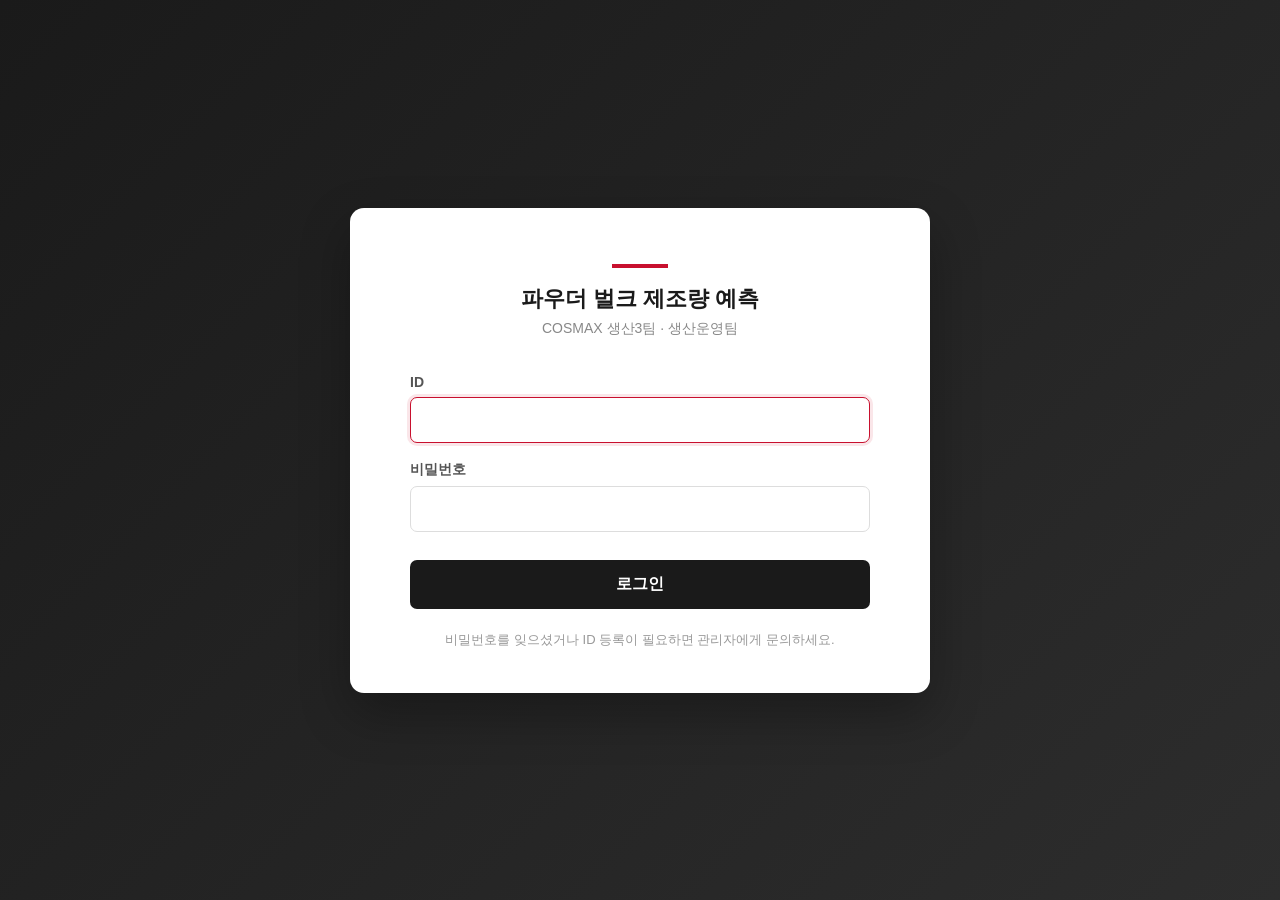
<file: login.html>
<!DOCTYPE html>
<html lang="ko">
<head>
  <meta charset="UTF-8">
  <title>로그인 — 파우더 벌크 제조량 예측 프로그램</title>
  <style>
    * { box-sizing: border-box; margin: 0; padding: 0; }
    body {
      font-family: 'Malgun Gothic', sans-serif;
      background: linear-gradient(135deg, #1a1a1a 0%, #2d2d2d 100%);
      min-height: 100vh;
      display: flex;
      align-items: center;
      justify-content: center;
      color: #222;
    }
    .login-card {
      background: #fff;
      padding: 56px 60px 44px;
      border-radius: 14px;
      box-shadow: 0 20px 50px rgba(0,0,0,0.3);
      width: 580px;
    }
    .brand {
      text-align: center;
      margin-bottom: 36px;
    }
    .brand .line { width: 56px; height: 4px; background: #c8102e; margin: 0 auto 16px; }
    .brand h1 { font-size: 22px; font-weight: 800; color: #1a1a1a; margin-bottom: 6px; }
    .brand .sub { font-size: 14px; color: #888; }

    .form-group { margin-bottom: 18px; }
    .form-group label {
      display: block; font-size: 14px; font-weight: 600;
      color: #555; margin-bottom: 7px;
    }
    .form-group input {
      width: 100%; padding: 13px 15px;
      border: 1px solid #ddd; border-radius: 7px;
      font-size: 16px;
      font-family: inherit;
    }
    .form-group input:focus {
      outline: none; border-color: #c8102e;
      box-shadow: 0 0 0 3px rgba(200,16,46,0.1);
    }

    .login-btn {
      width: 100%;
      padding: 14px;
      background: #1a1a1a;
      color: #fff;
      border: none;
      border-radius: 7px;
      font-size: 16px;
      font-weight: 700;
      cursor: pointer;
      margin-top: 10px;
      font-family: inherit;
    }
    .login-btn:hover { background: #c8102e; }
    .login-btn:disabled { background: #999; cursor: not-allowed; }

    .error {
      background: #fff5f5;
      border: 1px solid #fecaca;
      color: #c8102e;
      padding: 11px 14px;
      border-radius: 7px;
      font-size: 14px;
      margin-bottom: 14px;
      display: none;
    }
    .error.show { display: block; }

    .footer-info {
      text-align: center;
      margin-top: 22px;
      font-size: 13px;
      color: #999;
      white-space: nowrap;
    }
  </style>
</head>
<body>
  <div class="login-card">
    <div class="brand">
      <div class="line"></div>
      <h1>파우더 벌크 제조량 예측</h1>
      <div class="sub">COSMAX 생산3팀 · 생산운영팀</div>
    </div>

    <div id="errorBox" class="error"></div>

    <form id="loginForm" autocomplete="on">
      <div class="form-group">
        <label for="userId">ID</label>
        <input type="text" id="userId" name="userId" autocomplete="username" autofocus>
      </div>
      <div class="form-group">
        <label for="password">비밀번호</label>
        <input type="password" id="password" name="password" autocomplete="current-password">
      </div>
      <button type="submit" class="login-btn" id="loginBtn">로그인</button>
    </form>

    <div class="footer-info">
      비밀번호를 잊으셨거나 ID 등록이 필요하면 관리자에게 문의하세요.
    </div>
  </div>

  <script src="users.js"></script>
  <script src="auth.js"></script>
  <script>
    (function () {
      // 이미 로그인되어 있으면 메인으로
      var user = Auth.getCurrentUser();
      if (user) {
        var params = new URLSearchParams(location.search);
        var next = params.get('next') || 'index.html';
        location.replace(next);
        return;
      }

      var form = document.getElementById('loginForm');
      var errorBox = document.getElementById('errorBox');
      var btn = document.getElementById('loginBtn');

      form.addEventListener('submit', async function (e) {
        e.preventDefault();
        errorBox.classList.remove('show');
        btn.disabled = true;
        btn.textContent = '로그인 중...';

        var userId = document.getElementById('userId').value;
        var password = document.getElementById('password').value;

        var result = await Auth.login(userId, password);

        if (result.ok) {
          var params = new URLSearchParams(location.search);
          var next = params.get('next') || 'index.html';
          location.replace(next);
        } else {
          errorBox.textContent = result.error;
          errorBox.classList.add('show');
          btn.disabled = false;
          btn.textContent = '로그인';
          document.getElementById('password').focus();
          document.getElementById('password').select();
        }
      });
    })();
  </script>
</body>
</html>
</file>
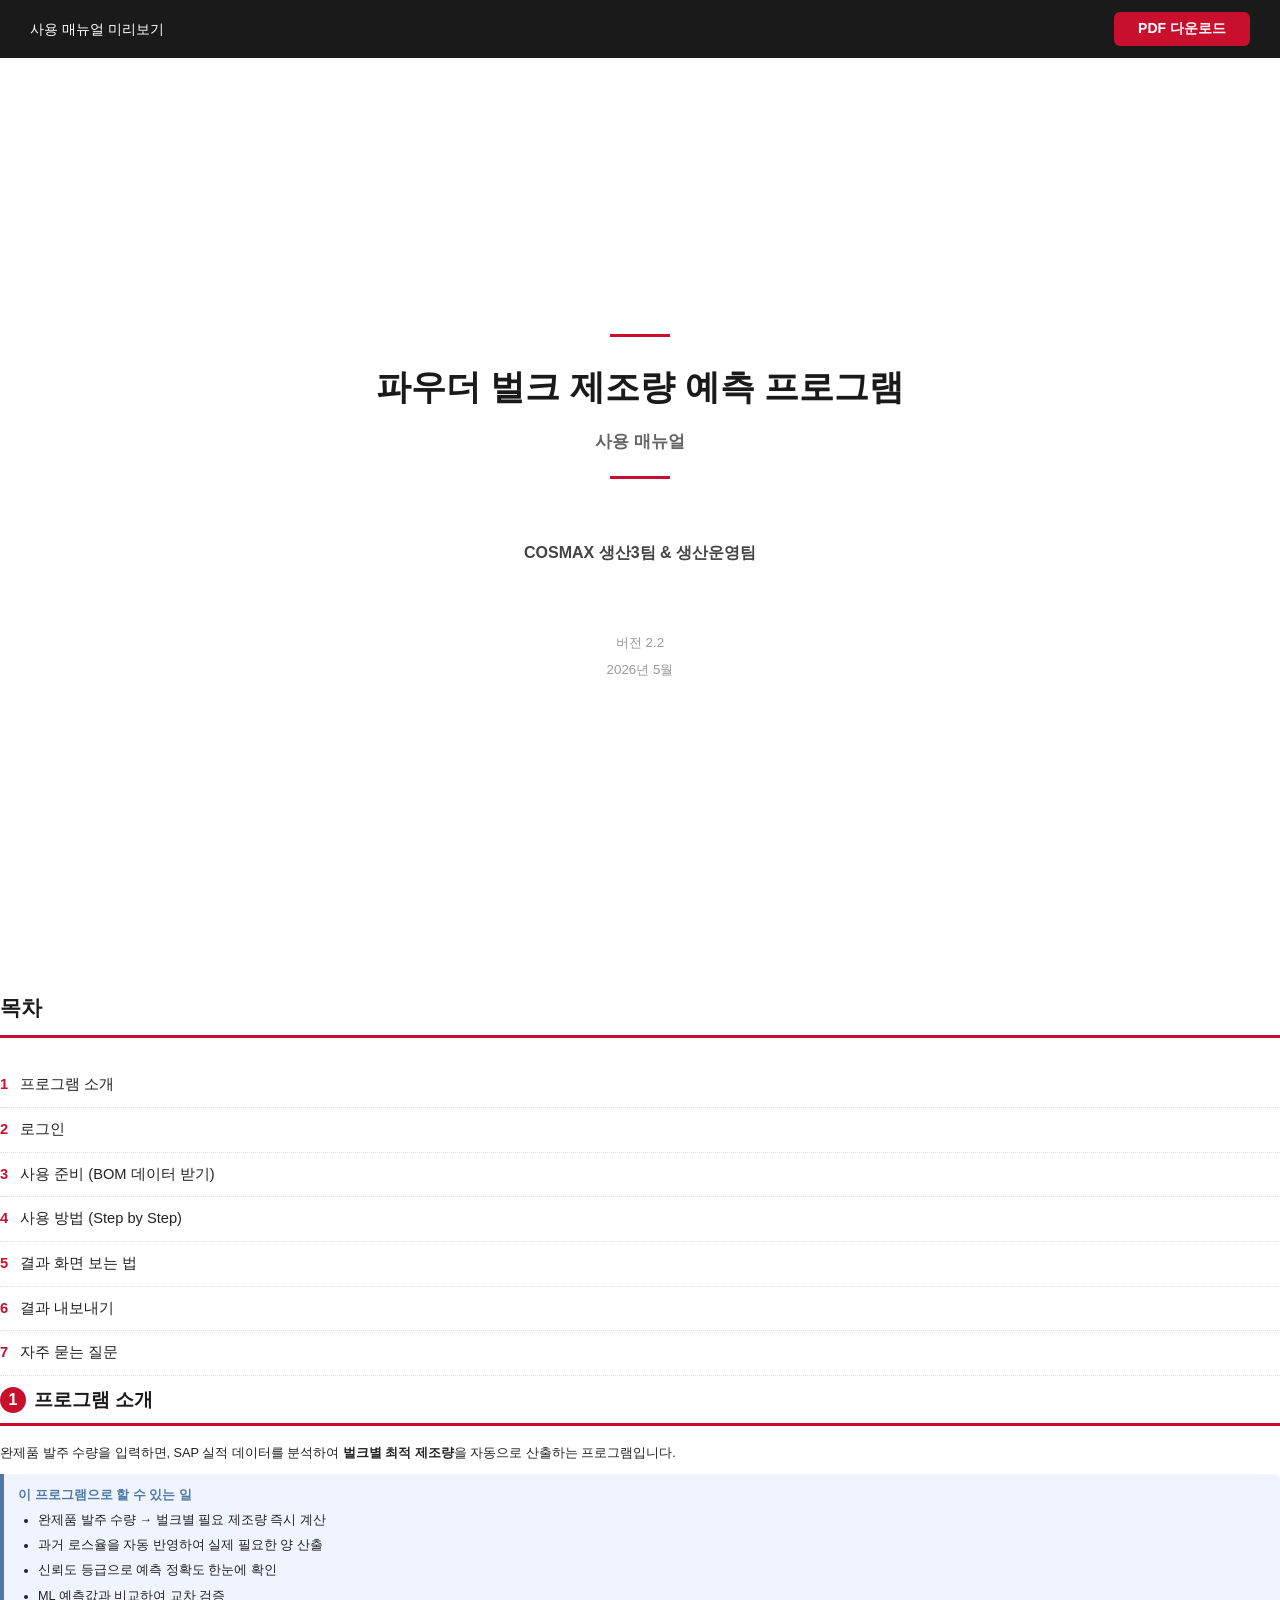
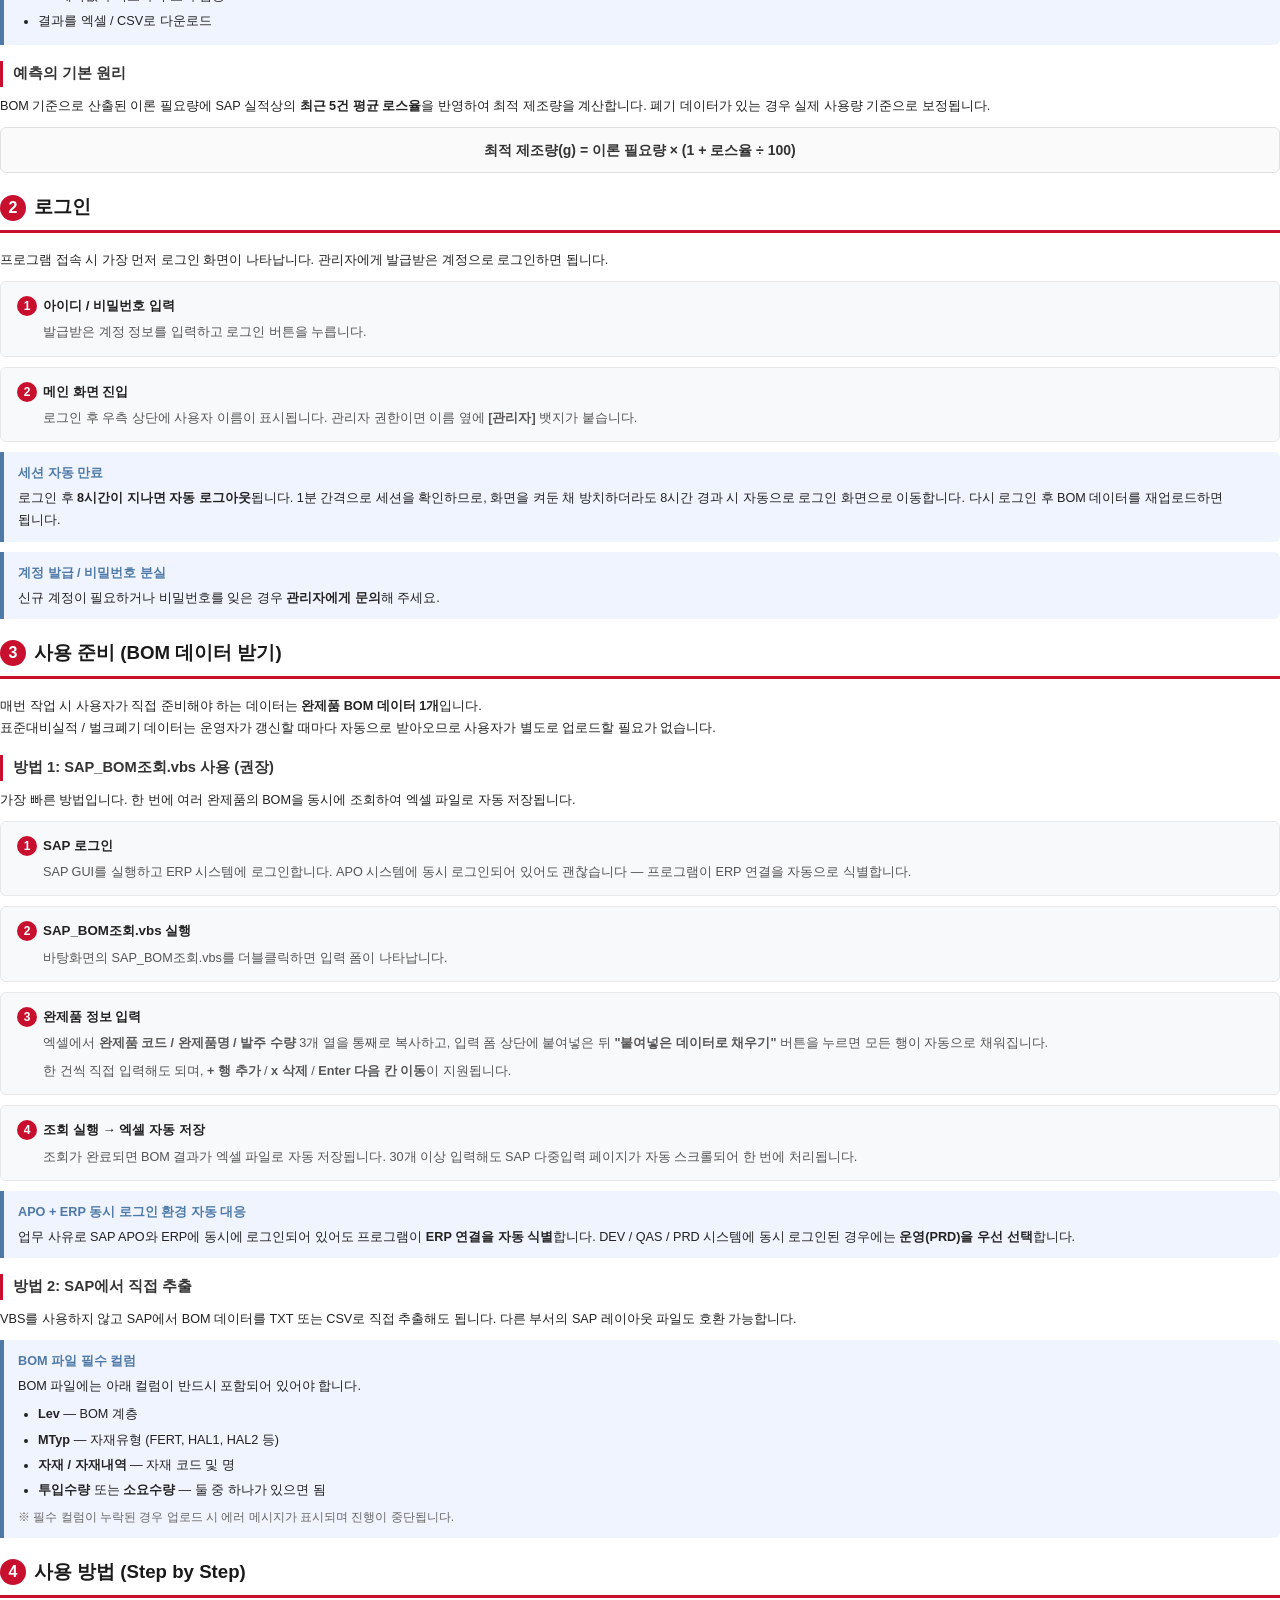
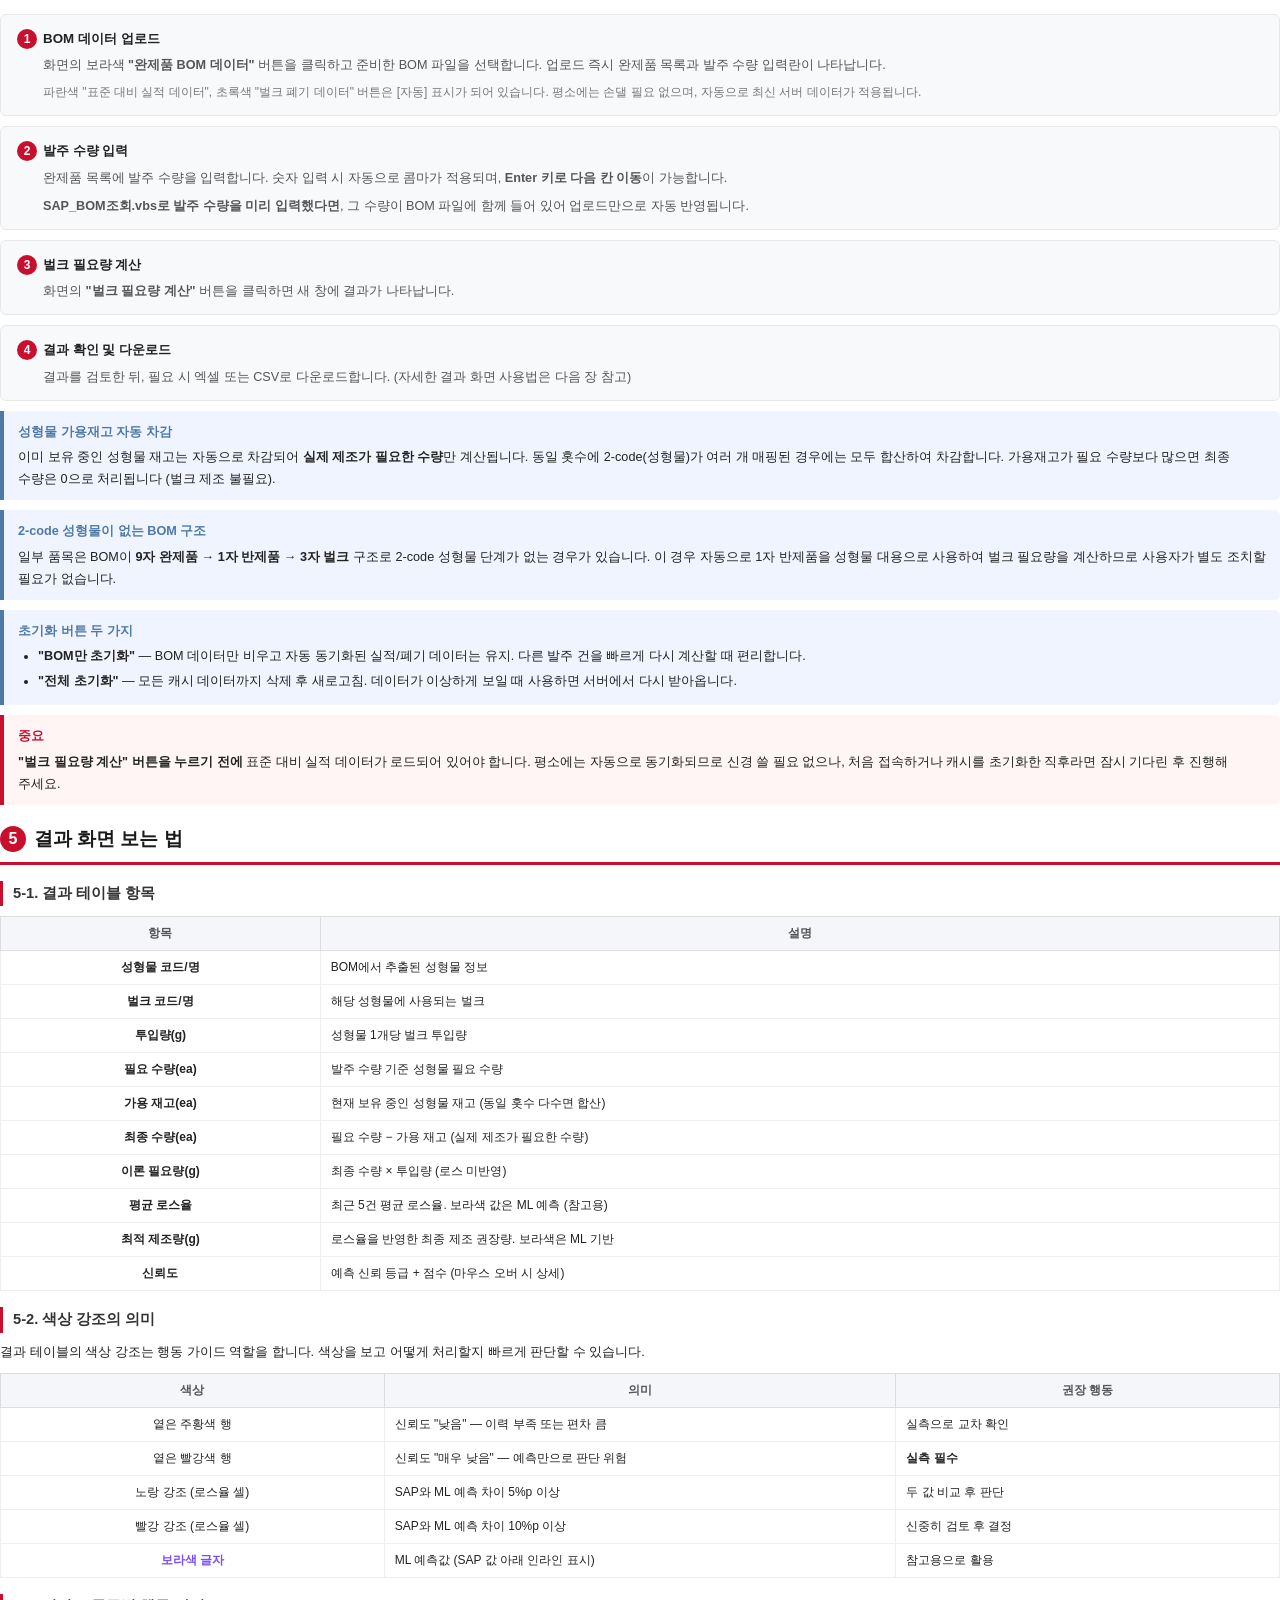
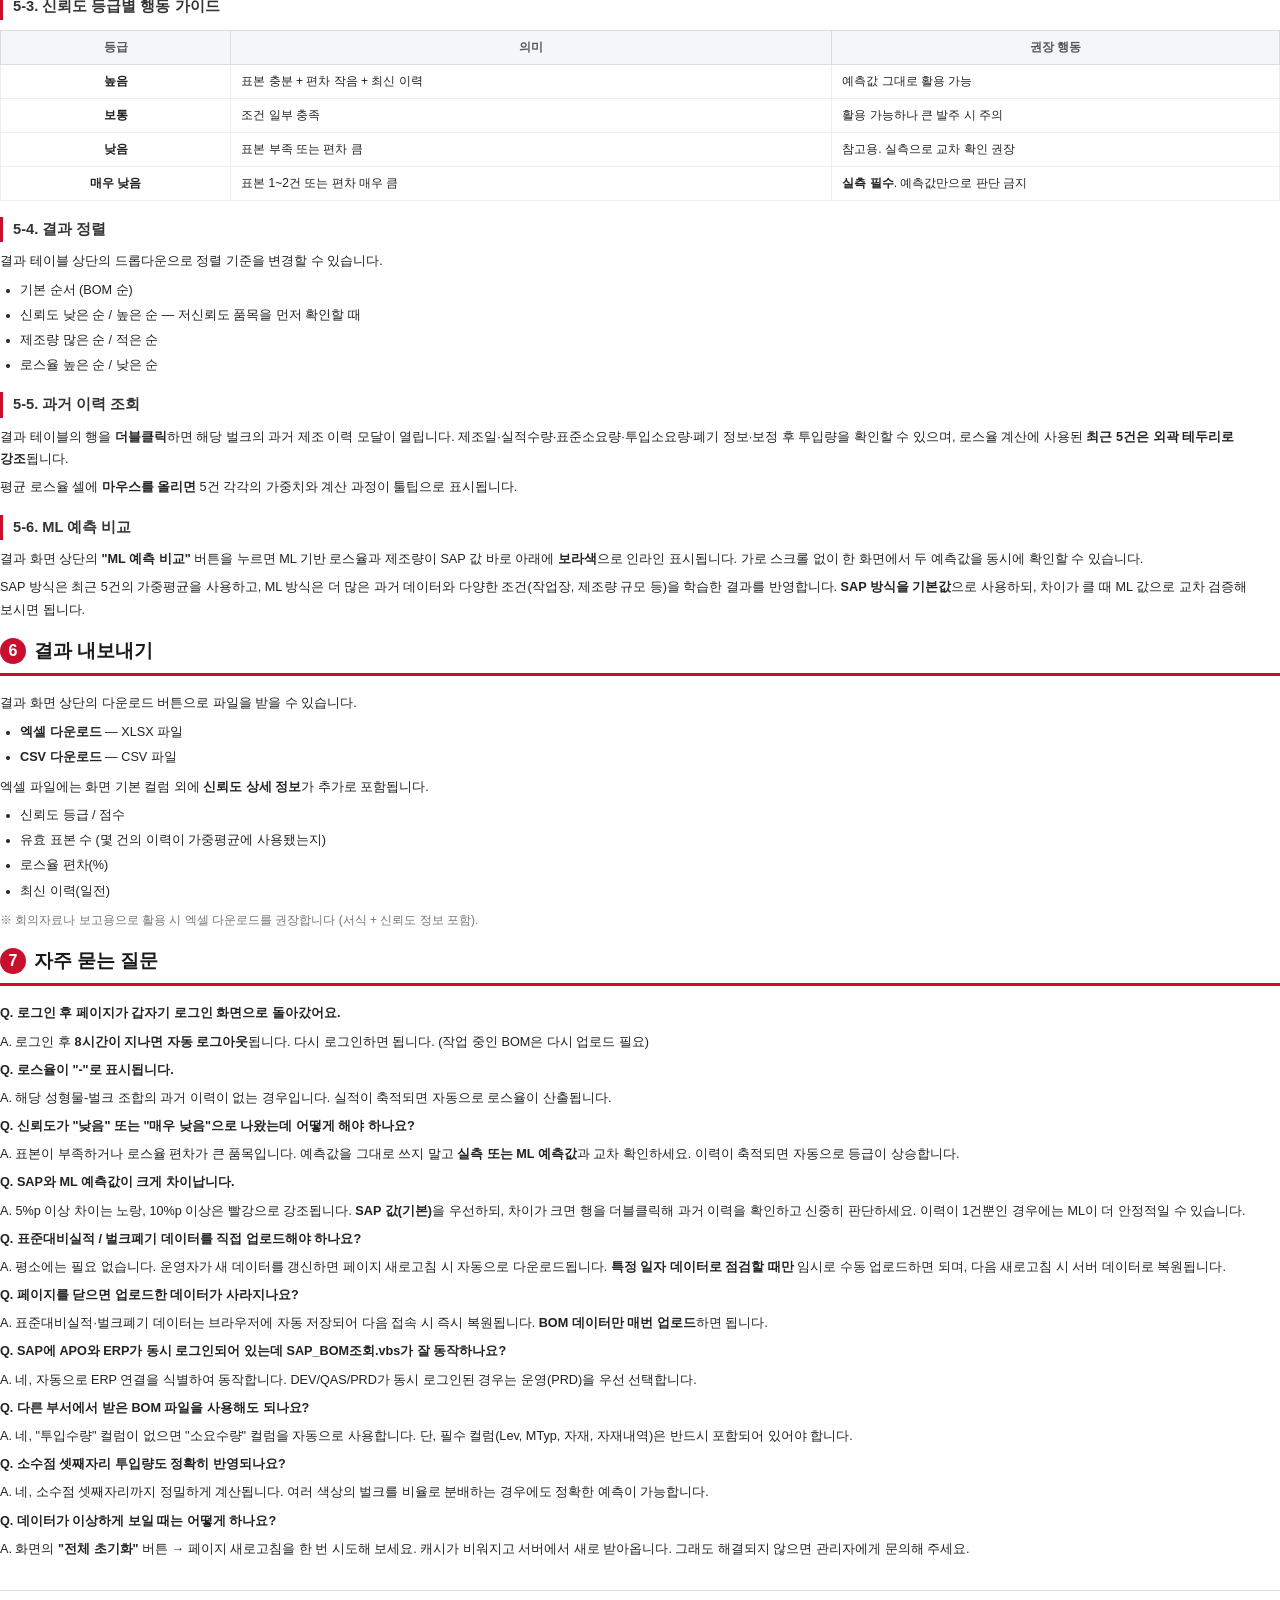
<file: manual.html>
<!DOCTYPE html>
<html lang="ko">
<head>
  <meta charset="UTF-8">
  <title>파우더 벌크 제조량 예측 프로그램 사용 매뉴얼</title>
  <style>
    @page {
      size: A4;
      margin: 15mm 18mm 22mm;
      @bottom-center {
        content: counter(page) " / " counter(pages);
        font-family: 'Malgun Gothic', sans-serif;
        font-size: 9pt;
        color: #888;
      }
    }
    @page :first {
      @bottom-center { content: ""; }
    }
    *, *::before, *::after {
      box-sizing: border-box;
      margin: 0;
      padding: 0;
    }
    body {
      font-family: 'Malgun Gothic', sans-serif;
      color: #222;
      font-size: 9.5pt;
      line-height: 1.75;
      word-break: keep-all;
      overflow-wrap: break-word;
      word-wrap: break-word;
    }

    /* 표지 */
    .cover {
      display: flex;
      flex-direction: column;
      justify-content: center;
      align-items: center;
      height: 100vh;
      text-align: center;
      page-break-after: always;
    }
    .cover-line { width: 60px; height: 3px; background: #c8102e; margin: 20px auto; }
    .cover h1 { font-size: 26pt; font-weight: 800; color: #1a1a1a; margin-bottom: 8px; }
    .cover h2 { font-size: 13pt; font-weight: 600; color: #666; }
    .cover .cover-info { margin-top: 60px; font-size: 10pt; color: #999; }
    .cover .cover-info div { margin: 4px 0; }
    .cover .cover-dept { font-size: 12pt; color: #444; font-weight: 700; margin-top: 40px; }

    /* 목차 */
    .toc { page-break-after: always; padding-top: 40px; }
    .toc h2 { font-size: 16pt; font-weight: 800; color: #1a1a1a; margin-bottom: 25px; border-bottom: 3px solid #c8102e; padding-bottom: 8px; }
    .toc-item { display: flex; padding: 9px 0; border-bottom: 1px dotted #ddd; font-size: 11pt; }
    .toc-item .toc-num { color: #c8102e; font-weight: 700; margin-right: 12px; min-width: 24px; }
    .toc-item .toc-title { flex: 1; }

    /* 본문 */
    .section { page-break-before: always; padding-top: 8px; }
    .section:first-of-type { page-break-before: avoid; }
    h2.section-title {
      font-size: 14pt;
      font-weight: 800;
      color: #1a1a1a;
      margin-bottom: 16px;
      padding-bottom: 6px;
      border-bottom: 3px solid #c8102e;
      display: flex;
      align-items: center;
      gap: 8px;
    }
    h2.section-title .num {
      background: #c8102e;
      color: #fff;
      width: 26px;
      height: 26px;
      border-radius: 50%;
      display: flex;
      align-items: center;
      justify-content: center;
      font-size: 12pt;
      flex-shrink: 0;
    }

    h3 {
      font-size: 11pt;
      font-weight: 700;
      color: #333;
      margin: 16px 0 8px;
      padding-left: 10px;
      border-left: 3px solid #c8102e;
    }

    p { margin: 6px 0; }

    .step-box {
      background: #f8f9fa;
      border: 1px solid #e8e8e8;
      border-radius: 6px;
      padding: 12px 16px;
      margin: 10px 0;
    }
    .step-box .step-num {
      display: inline-block;
      background: #c8102e;
      color: #fff;
      width: 20px;
      height: 20px;
      border-radius: 50%;
      text-align: center;
      line-height: 20px;
      font-size: 9pt;
      font-weight: 700;
      margin-right: 6px;
    }
    .step-box .step-title { font-weight: 700; font-size: 10pt; }
    .step-box .step-desc { margin-top: 4px; color: #555; padding-left: 26px; word-break: keep-all; }

    table {
      width: 100%;
      border-collapse: collapse;
      margin: 10px 0;
      font-size: 9pt;
    }
    table thead th {
      background: #f5f6fa;
      color: #555;
      padding: 6px 8px;
      border: 1px solid #ddd;
      font-weight: 700;
      text-align: center;
    }
    table tbody td {
      padding: 6px 10px;
      border: 1px solid #eee;
      text-align: center;
      word-break: keep-all;
      overflow-wrap: break-word;
    }
    table tbody td.left { text-align: left; word-break: keep-all; }

    .highlight-box {
      background: #fff5f5;
      border-left: 4px solid #c8102e;
      padding: 10px 14px;
      margin: 10px 0;
      border-radius: 0 6px 6px 0;
      word-break: keep-all;
    }
    .highlight-box .label { font-weight: 700; color: #c8102e; margin-bottom: 3px; }

    .info-box {
      background: #f0f4ff;
      border-left: 4px solid #4e79a7;
      padding: 10px 14px;
      margin: 10px 0;
      border-radius: 0 6px 6px 0;
      word-break: keep-all;
    }
    .info-box .label { font-weight: 700; color: #4e79a7; margin-bottom: 3px; }

    .formula {
      background: #fafafa;
      border: 1px solid #e0e0e0;
      border-radius: 6px;
      padding: 10px 16px;
      margin: 10px 0;
      text-align: center;
      font-size: 10.5pt;
      font-weight: 700;
      color: #333;
    }

    ul, ol { margin: 6px 0 6px 20px; }
    li { margin: 3px 0; }

    .footer {
      margin-top: 30px;
      padding-top: 10px;
      border-top: 1px solid #ddd;
      text-align: center;
      font-size: 8pt;
      color: #aaa;
    }

    .download-bar {
      position: fixed; top: 0; left: 0; width: 100%; background: #1a1a1a; color: #fff;
      padding: 12px 30px; display: flex; justify-content: space-between; align-items: center; z-index: 100;
    }
    .download-bar span { font-size: 14px; }
    .download-btn {
      background: #c8102e; color: #fff; border: none; padding: 8px 24px;
      border-radius: 6px; font-size: 14px; font-weight: 600; cursor: pointer;
    }
    .download-btn:hover { background: #a00d24; }

    @media print {
      .download-bar, .download-bar + div { display: none !important; }
      body { margin: 0; padding: 0; }
      .section { page-break-before: always; padding-top: 0; }
      .section:first-of-type { page-break-before: avoid; }
      .cover { page-break-after: always; height: auto; padding: 120px 0 80px; }
      .toc { page-break-after: always; }
      .step-box, .highlight-box, .info-box, table { page-break-inside: avoid; }
      h3 { page-break-after: avoid; }
    }
  </style>
</head>
<body>

  <div class="download-bar">
    <span>사용 매뉴얼 미리보기</span>
    <button class="download-btn" onclick="downloadPDF()">PDF 다운로드</button>
  </div>
  <div style="height:50px"></div>

  <!-- 표지 -->
  <div class="cover">
    <div class="cover-line"></div>
    <h1>파우더 벌크 제조량 예측 프로그램</h1>
    <h2>사용 매뉴얼</h2>
    <div class="cover-line"></div>
    <div class="cover-dept">COSMAX 생산3팀 & 생산운영팀</div>
    <div class="cover-info">
      <div>버전 2.2</div>
      <div>2026년 5월</div>
    </div>
  </div>

  <!-- 목차 -->
  <div class="toc">
    <h2>목차</h2>
    <div class="toc-item"><span><span class="toc-num">1</span><span class="toc-title">프로그램 소개</span></span></div>
    <div class="toc-item"><span><span class="toc-num">2</span><span class="toc-title">로그인</span></span></div>
    <div class="toc-item"><span><span class="toc-num">3</span><span class="toc-title">사용 준비 (BOM 데이터 받기)</span></span></div>
    <div class="toc-item"><span><span class="toc-num">4</span><span class="toc-title">사용 방법 (Step by Step)</span></span></div>
    <div class="toc-item"><span><span class="toc-num">5</span><span class="toc-title">결과 화면 보는 법</span></span></div>
    <div class="toc-item"><span><span class="toc-num">6</span><span class="toc-title">결과 내보내기</span></span></div>
    <div class="toc-item"><span><span class="toc-num">7</span><span class="toc-title">자주 묻는 질문</span></span></div>
  </div>

  <!-- 1. 프로그램 소개 -->
  <div class="section">
    <h2 class="section-title"><span class="num">1</span> 프로그램 소개</h2>
    <p>완제품 발주 수량을 입력하면, SAP 실적 데이터를 분석하여 <strong>벌크별 최적 제조량</strong>을 자동으로 산출하는 프로그램입니다.</p>

    <div class="info-box">
      <div class="label">이 프로그램으로 할 수 있는 일</div>
      <div>
        <ul style="margin:0 0 0 20px">
          <li>완제품 발주 수량 → 벌크별 필요 제조량 즉시 계산</li>
          <li>과거 로스율을 자동 반영하여 실제 필요한 양 산출</li>
          <li>신뢰도 등급으로 예측 정확도 한눈에 확인</li>
          <li>ML 예측값과 비교하여 교차 검증</li>
          <li>결과를 엑셀 / CSV로 다운로드</li>
        </ul>
      </div>
    </div>

    <h3>예측의 기본 원리</h3>
    <p>BOM 기준으로 산출된 이론 필요량에 SAP 실적상의 <strong>최근 5건 평균 로스율</strong>을 반영하여 최적 제조량을 계산합니다. 폐기 데이터가 있는 경우 실제 사용량 기준으로 보정됩니다.</p>

    <div class="formula">최적 제조량(g) = 이론 필요량 × (1 + 로스율 ÷ 100)</div>
  </div>

  <!-- 2. 로그인 -->
  <div class="section">
    <h2 class="section-title"><span class="num">2</span> 로그인</h2>
    <p>프로그램 접속 시 가장 먼저 로그인 화면이 나타납니다. 관리자에게 발급받은 계정으로 로그인하면 됩니다.</p>

    <div class="step-box">
      <span class="step-num">1</span><span class="step-title">아이디 / 비밀번호 입력</span>
      <div class="step-desc">발급받은 계정 정보를 입력하고 로그인 버튼을 누릅니다.</div>
    </div>

    <div class="step-box">
      <span class="step-num">2</span><span class="step-title">메인 화면 진입</span>
      <div class="step-desc">로그인 후 우측 상단에 사용자 이름이 표시됩니다. 관리자 권한이면 이름 옆에 <strong>[관리자]</strong> 뱃지가 붙습니다.</div>
    </div>

    <div class="info-box">
      <div class="label">세션 자동 만료</div>
      <div>로그인 후 <strong>8시간이 지나면 자동 로그아웃</strong>됩니다. 1분 간격으로 세션을 확인하므로, 화면을 켜둔 채 방치하더라도 8시간 경과 시 자동으로 로그인 화면으로 이동합니다. 다시 로그인 후 BOM 데이터를 재업로드하면 됩니다.</div>
    </div>

    <div class="info-box">
      <div class="label">계정 발급 / 비밀번호 분실</div>
      <div>신규 계정이 필요하거나 비밀번호를 잊은 경우 <strong>관리자에게 문의</strong>해 주세요.</div>
    </div>
  </div>

  <!-- 3. 사용 준비 -->
  <div class="section">
    <h2 class="section-title"><span class="num">3</span> 사용 준비 (BOM 데이터 받기)</h2>
    <p>매번 작업 시 사용자가 직접 준비해야 하는 데이터는 <strong>완제품 BOM 데이터 1개</strong>입니다.<br>표준대비실적 / 벌크폐기 데이터는 운영자가 갱신할 때마다 자동으로 받아오므로 사용자가 별도로 업로드할 필요가 없습니다.</p>

    <h3>방법 1: SAP_BOM조회.vbs 사용 (권장)</h3>
    <p>가장 빠른 방법입니다. 한 번에 여러 완제품의 BOM을 동시에 조회하여 엑셀 파일로 자동 저장됩니다.</p>

    <div class="step-box">
      <span class="step-num">1</span><span class="step-title">SAP 로그인</span>
      <div class="step-desc">SAP GUI를 실행하고 ERP 시스템에 로그인합니다. APO 시스템에 동시 로그인되어 있어도 괜찮습니다 — 프로그램이 ERP 연결을 자동으로 식별합니다.</div>
    </div>

    <div class="step-box">
      <span class="step-num">2</span><span class="step-title">SAP_BOM조회.vbs 실행</span>
      <div class="step-desc">바탕화면의 SAP_BOM조회.vbs를 더블클릭하면 입력 폼이 나타납니다.</div>
    </div>

    <div class="step-box">
      <span class="step-num">3</span><span class="step-title">완제품 정보 입력</span>
      <div class="step-desc">엑셀에서 <strong>완제품 코드 / 완제품명 / 발주 수량</strong> 3개 열을 통째로 복사하고, 입력 폼 상단에 붙여넣은 뒤 <strong>"붙여넣은 데이터로 채우기"</strong> 버튼을 누르면 모든 행이 자동으로 채워집니다.</div>
      <div class="step-desc" style="margin-top:6px">한 건씩 직접 입력해도 되며, <strong>+ 행 추가</strong> / <strong>x 삭제</strong> / <strong>Enter 다음 칸 이동</strong>이 지원됩니다.</div>
    </div>

    <div class="step-box">
      <span class="step-num">4</span><span class="step-title">조회 실행 → 엑셀 자동 저장</span>
      <div class="step-desc">조회가 완료되면 BOM 결과가 엑셀 파일로 자동 저장됩니다. 30개 이상 입력해도 SAP 다중입력 페이지가 자동 스크롤되어 한 번에 처리됩니다.</div>
    </div>

    <div class="info-box">
      <div class="label">APO + ERP 동시 로그인 환경 자동 대응</div>
      <div>업무 사유로 SAP APO와 ERP에 동시에 로그인되어 있어도 프로그램이 <strong>ERP 연결을 자동 식별</strong>합니다. DEV / QAS / PRD 시스템에 동시 로그인된 경우에는 <strong>운영(PRD)을 우선 선택</strong>합니다.</div>
    </div>

    <h3>방법 2: SAP에서 직접 추출</h3>
    <p>VBS를 사용하지 않고 SAP에서 BOM 데이터를 TXT 또는 CSV로 직접 추출해도 됩니다. 다른 부서의 SAP 레이아웃 파일도 호환 가능합니다.</p>

    <div class="info-box">
      <div class="label">BOM 파일 필수 컬럼</div>
      <div>BOM 파일에는 아래 컬럼이 반드시 포함되어 있어야 합니다.
        <ul style="margin:6px 0 0 20px">
          <li><strong>Lev</strong> — BOM 계층</li>
          <li><strong>MTyp</strong> — 자재유형 (FERT, HAL1, HAL2 등)</li>
          <li><strong>자재 / 자재내역</strong> — 자재 코드 및 명</li>
          <li><strong>투입수량</strong> 또는 <strong>소요수량</strong> — 둘 중 하나가 있으면 됨</li>
        </ul>
        <div style="margin-top:6px;font-size:9pt;color:#666">※ 필수 컬럼이 누락된 경우 업로드 시 에러 메시지가 표시되며 진행이 중단됩니다.</div>
      </div>
    </div>
  </div>

  <!-- 4. 사용 방법 -->
  <div class="section">
    <h2 class="section-title"><span class="num">4</span> 사용 방법 (Step by Step)</h2>

    <div class="step-box">
      <span class="step-num">1</span><span class="step-title">BOM 데이터 업로드</span>
      <div class="step-desc">화면의 보라색 <strong>"완제품 BOM 데이터"</strong> 버튼을 클릭하고 준비한 BOM 파일을 선택합니다. 업로드 즉시 완제품 목록과 발주 수량 입력란이 나타납니다.</div>
      <div class="step-desc" style="margin-top:6px;color:#777;font-size:9pt">파란색 "표준 대비 실적 데이터", 초록색 "벌크 폐기 데이터" 버튼은 [자동] 표시가 되어 있습니다. 평소에는 손댈 필요 없으며, 자동으로 최신 서버 데이터가 적용됩니다.</div>
    </div>

    <div class="step-box">
      <span class="step-num">2</span><span class="step-title">발주 수량 입력</span>
      <div class="step-desc">완제품 목록에 발주 수량을 입력합니다. 숫자 입력 시 자동으로 콤마가 적용되며, <strong>Enter 키로 다음 칸 이동</strong>이 가능합니다.</div>
      <div class="step-desc" style="margin-top:6px"><strong>SAP_BOM조회.vbs로 발주 수량을 미리 입력했다면</strong>, 그 수량이 BOM 파일에 함께 들어 있어 업로드만으로 자동 반영됩니다.</div>
    </div>

    <div class="step-box">
      <span class="step-num">3</span><span class="step-title">벌크 필요량 계산</span>
      <div class="step-desc">화면의 <strong>"벌크 필요량 계산"</strong> 버튼을 클릭하면 새 창에 결과가 나타납니다.</div>
    </div>

    <div class="step-box">
      <span class="step-num">4</span><span class="step-title">결과 확인 및 다운로드</span>
      <div class="step-desc">결과를 검토한 뒤, 필요 시 엑셀 또는 CSV로 다운로드합니다. (자세한 결과 화면 사용법은 다음 장 참고)</div>
    </div>

    <div class="info-box">
      <div class="label">성형물 가용재고 자동 차감</div>
      <div>이미 보유 중인 성형물 재고는 자동으로 차감되어 <strong>실제 제조가 필요한 수량</strong>만 계산됩니다. 동일 홋수에 2-code(성형물)가 여러 개 매핑된 경우에는 모두 합산하여 차감합니다. 가용재고가 필요 수량보다 많으면 최종 수량은 0으로 처리됩니다 (벌크 제조 불필요).</div>
    </div>

    <div class="info-box">
      <div class="label">2-code 성형물이 없는 BOM 구조</div>
      <div>일부 품목은 BOM이 <strong>9자 완제품 → 1자 반제품 → 3자 벌크</strong> 구조로 2-code 성형물 단계가 없는 경우가 있습니다. 이 경우 자동으로 1자 반제품을 성형물 대용으로 사용하여 벌크 필요량을 계산하므로 사용자가 별도 조치할 필요가 없습니다.</div>
    </div>

    <div class="info-box">
      <div class="label">초기화 버튼 두 가지</div>
      <div>
        <ul style="margin:0 0 0 20px">
          <li><strong>"BOM만 초기화"</strong> — BOM 데이터만 비우고 자동 동기화된 실적/폐기 데이터는 유지. 다른 발주 건을 빠르게 다시 계산할 때 편리합니다.</li>
          <li><strong>"전체 초기화"</strong> — 모든 캐시 데이터까지 삭제 후 새로고침. 데이터가 이상하게 보일 때 사용하면 서버에서 다시 받아옵니다.</li>
        </ul>
      </div>
    </div>

    <div class="highlight-box">
      <div class="label">중요</div>
      <div><strong>"벌크 필요량 계산" 버튼을 누르기 전에</strong> 표준 대비 실적 데이터가 로드되어 있어야 합니다. 평소에는 자동으로 동기화되므로 신경 쓸 필요 없으나, 처음 접속하거나 캐시를 초기화한 직후라면 잠시 기다린 후 진행해 주세요.</div>
    </div>
  </div>

  <!-- 5. 결과 화면 -->
  <div class="section">
    <h2 class="section-title"><span class="num">5</span> 결과 화면 보는 법</h2>

    <h3>5-1. 결과 테이블 항목</h3>
    <table>
      <thead>
        <tr>
          <th style="width:25%">항목</th>
          <th>설명</th>
        </tr>
      </thead>
      <tbody>
        <tr><td><strong>성형물 코드/명</strong></td><td class="left">BOM에서 추출된 성형물 정보</td></tr>
        <tr><td><strong>벌크 코드/명</strong></td><td class="left">해당 성형물에 사용되는 벌크</td></tr>
        <tr><td><strong>투입량(g)</strong></td><td class="left">성형물 1개당 벌크 투입량</td></tr>
        <tr><td><strong>필요 수량(ea)</strong></td><td class="left">발주 수량 기준 성형물 필요 수량</td></tr>
        <tr><td><strong>가용 재고(ea)</strong></td><td class="left">현재 보유 중인 성형물 재고 (동일 홋수 다수면 합산)</td></tr>
        <tr><td><strong>최종 수량(ea)</strong></td><td class="left">필요 수량 − 가용 재고 (실제 제조가 필요한 수량)</td></tr>
        <tr><td><strong>이론 필요량(g)</strong></td><td class="left">최종 수량 × 투입량 (로스 미반영)</td></tr>
        <tr><td><strong>평균 로스율</strong></td><td class="left">최근 5건 평균 로스율. 보라색 값은 ML 예측 (참고용)</td></tr>
        <tr><td><strong>최적 제조량(g)</strong></td><td class="left">로스율을 반영한 최종 제조 권장량. 보라색은 ML 기반</td></tr>
        <tr><td><strong>신뢰도</strong></td><td class="left">예측 신뢰 등급 + 점수 (마우스 오버 시 상세)</td></tr>
      </tbody>
    </table>

    <h3>5-2. 색상 강조의 의미</h3>
    <p>결과 테이블의 색상 강조는 행동 가이드 역할을 합니다. 색상을 보고 어떻게 처리할지 빠르게 판단할 수 있습니다.</p>

    <table>
      <thead>
        <tr>
          <th style="width:30%">색상</th>
          <th>의미</th>
          <th style="width:30%">권장 행동</th>
        </tr>
      </thead>
      <tbody>
        <tr><td>옅은 주황색 행</td><td class="left">신뢰도 "낮음" — 이력 부족 또는 편차 큼</td><td class="left">실측으로 교차 확인</td></tr>
        <tr><td>옅은 빨강색 행</td><td class="left">신뢰도 "매우 낮음" — 예측만으로 판단 위험</td><td class="left"><strong>실측 필수</strong></td></tr>
        <tr><td>노랑 강조 (로스율 셀)</td><td class="left">SAP와 ML 예측 차이 5%p 이상</td><td class="left">두 값 비교 후 판단</td></tr>
        <tr><td>빨강 강조 (로스율 셀)</td><td class="left">SAP와 ML 예측 차이 10%p 이상</td><td class="left">신중히 검토 후 결정</td></tr>
        <tr><td><span style="color:#7c4dff;font-weight:700;">보라색 글자</span></td><td class="left">ML 예측값 (SAP 값 아래 인라인 표시)</td><td class="left">참고용으로 활용</td></tr>
      </tbody>
    </table>

    <h3>5-3. 신뢰도 등급별 행동 가이드</h3>
    <table>
      <thead>
        <tr>
          <th style="width:18%">등급</th>
          <th>의미</th>
          <th style="width:35%">권장 행동</th>
        </tr>
      </thead>
      <tbody>
        <tr><td><strong>높음</strong></td><td class="left">표본 충분 + 편차 작음 + 최신 이력</td><td class="left">예측값 그대로 활용 가능</td></tr>
        <tr><td><strong>보통</strong></td><td class="left">조건 일부 충족</td><td class="left">활용 가능하나 큰 발주 시 주의</td></tr>
        <tr><td><strong>낮음</strong></td><td class="left">표본 부족 또는 편차 큼</td><td class="left">참고용. 실측으로 교차 확인 권장</td></tr>
        <tr><td><strong>매우 낮음</strong></td><td class="left">표본 1~2건 또는 편차 매우 큼</td><td class="left"><strong>실측 필수</strong>. 예측값만으로 판단 금지</td></tr>
      </tbody>
    </table>

    <h3>5-4. 결과 정렬</h3>
    <p>결과 테이블 상단의 드롭다운으로 정렬 기준을 변경할 수 있습니다.</p>
    <ul>
      <li>기본 순서 (BOM 순)</li>
      <li>신뢰도 낮은 순 / 높은 순 — 저신뢰도 품목을 먼저 확인할 때</li>
      <li>제조량 많은 순 / 적은 순</li>
      <li>로스율 높은 순 / 낮은 순</li>
    </ul>

    <h3>5-5. 과거 이력 조회</h3>
    <p>결과 테이블의 행을 <strong>더블클릭</strong>하면 해당 벌크의 과거 제조 이력 모달이 열립니다. 제조일·실적수량·표준소요량·투입소요량·폐기 정보·보정 후 투입량을 확인할 수 있으며, 로스율 계산에 사용된 <strong>최근 5건은 외곽 테두리로 강조</strong>됩니다.</p>
    <p>평균 로스율 셀에 <strong>마우스를 올리면</strong> 5건 각각의 가중치와 계산 과정이 툴팁으로 표시됩니다.</p>

    <h3>5-6. ML 예측 비교</h3>
    <p>결과 화면 상단의 <strong>"ML 예측 비교"</strong> 버튼을 누르면 ML 기반 로스율과 제조량이 SAP 값 바로 아래에 <strong>보라색</strong>으로 인라인 표시됩니다. 가로 스크롤 없이 한 화면에서 두 예측값을 동시에 확인할 수 있습니다.</p>
    <p>SAP 방식은 최근 5건의 가중평균을 사용하고, ML 방식은 더 많은 과거 데이터와 다양한 조건(작업장, 제조량 규모 등)을 학습한 결과를 반영합니다. <strong>SAP 방식을 기본값</strong>으로 사용하되, 차이가 클 때 ML 값으로 교차 검증해 보시면 됩니다.</p>
  </div>

  <!-- 6. 결과 내보내기 -->
  <div class="section">
    <h2 class="section-title"><span class="num">6</span> 결과 내보내기</h2>
    <p>결과 화면 상단의 다운로드 버튼으로 파일을 받을 수 있습니다.</p>

    <ul>
      <li><strong>엑셀 다운로드</strong> — XLSX 파일</li>
      <li><strong>CSV 다운로드</strong> — CSV 파일</li>
    </ul>

    <p style="margin-top:8px">엑셀 파일에는 화면 기본 컬럼 외에 <strong>신뢰도 상세 정보</strong>가 추가로 포함됩니다.</p>
    <ul>
      <li>신뢰도 등급 / 점수</li>
      <li>유효 표본 수 (몇 건의 이력이 가중평균에 사용됐는지)</li>
      <li>로스율 편차(%)</li>
      <li>최신 이력(일전)</li>
    </ul>
    <p style="margin-top:8px;color:#777;font-size:9pt">※ 회의자료나 보고용으로 활용 시 엑셀 다운로드를 권장합니다 (서식 + 신뢰도 정보 포함).</p>
  </div>

  <!-- 7. 자주 묻는 질문 -->
  <div class="section">
    <h2 class="section-title"><span class="num">7</span> 자주 묻는 질문</h2>

    <p><strong>Q. 로그인 후 페이지가 갑자기 로그인 화면으로 돌아갔어요.</strong></p>
    <p>A. 로그인 후 <strong>8시간이 지나면 자동 로그아웃</strong>됩니다. 다시 로그인하면 됩니다. (작업 중인 BOM은 다시 업로드 필요)</p>

    <p><strong>Q. 로스율이 "-"로 표시됩니다.</strong></p>
    <p>A. 해당 성형물-벌크 조합의 과거 이력이 없는 경우입니다. 실적이 축적되면 자동으로 로스율이 산출됩니다.</p>

    <p><strong>Q. 신뢰도가 "낮음" 또는 "매우 낮음"으로 나왔는데 어떻게 해야 하나요?</strong></p>
    <p>A. 표본이 부족하거나 로스율 편차가 큰 품목입니다. 예측값을 그대로 쓰지 말고 <strong>실측 또는 ML 예측값</strong>과 교차 확인하세요. 이력이 축적되면 자동으로 등급이 상승합니다.</p>

    <p><strong>Q. SAP와 ML 예측값이 크게 차이납니다.</strong></p>
    <p>A. 5%p 이상 차이는 노랑, 10%p 이상은 빨강으로 강조됩니다. <strong>SAP 값(기본)</strong>을 우선하되, 차이가 크면 행을 더블클릭해 과거 이력을 확인하고 신중히 판단하세요. 이력이 1건뿐인 경우에는 ML이 더 안정적일 수 있습니다.</p>

    <p><strong>Q. 표준대비실적 / 벌크폐기 데이터를 직접 업로드해야 하나요?</strong></p>
    <p>A. 평소에는 필요 없습니다. 운영자가 새 데이터를 갱신하면 페이지 새로고침 시 자동으로 다운로드됩니다. <strong>특정 일자 데이터로 점검할 때만</strong> 임시로 수동 업로드하면 되며, 다음 새로고침 시 서버 데이터로 복원됩니다.</p>

    <p><strong>Q. 페이지를 닫으면 업로드한 데이터가 사라지나요?</strong></p>
    <p>A. 표준대비실적·벌크폐기 데이터는 브라우저에 자동 저장되어 다음 접속 시 즉시 복원됩니다. <strong>BOM 데이터만 매번 업로드</strong>하면 됩니다.</p>

    <p><strong>Q. SAP에 APO와 ERP가 동시 로그인되어 있는데 SAP_BOM조회.vbs가 잘 동작하나요?</strong></p>
    <p>A. 네, 자동으로 ERP 연결을 식별하여 동작합니다. DEV/QAS/PRD가 동시 로그인된 경우는 운영(PRD)을 우선 선택합니다.</p>

    <p><strong>Q. 다른 부서에서 받은 BOM 파일을 사용해도 되나요?</strong></p>
    <p>A. 네, "투입수량" 컬럼이 없으면 "소요수량" 컬럼을 자동으로 사용합니다. 단, 필수 컬럼(Lev, MTyp, 자재, 자재내역)은 반드시 포함되어 있어야 합니다.</p>

    <p><strong>Q. 소수점 셋째자리 투입량도 정확히 반영되나요?</strong></p>
    <p>A. 네, 소수점 셋째자리까지 정밀하게 계산됩니다. 여러 색상의 벌크를 비율로 분배하는 경우에도 정확한 예측이 가능합니다.</p>

    <p><strong>Q. 데이터가 이상하게 보일 때는 어떻게 하나요?</strong></p>
    <p>A. 화면의 <strong>"전체 초기화"</strong> 버튼 → 페이지 새로고침을 한 번 시도해 보세요. 캐시가 비워지고 서버에서 새로 받아옵니다. 그래도 해결되지 않으면 관리자에게 문의해 주세요.</p>

    <div class="footer">
      COSMAX 생산3팀 | 파우더 벌크 제조량 예측 프로그램 v2.2 | 2026.05
    </div>
  </div>

  <script>
    function downloadPDF() {
      window.print();
    }
  </script>
</body>
</html>
</file>
